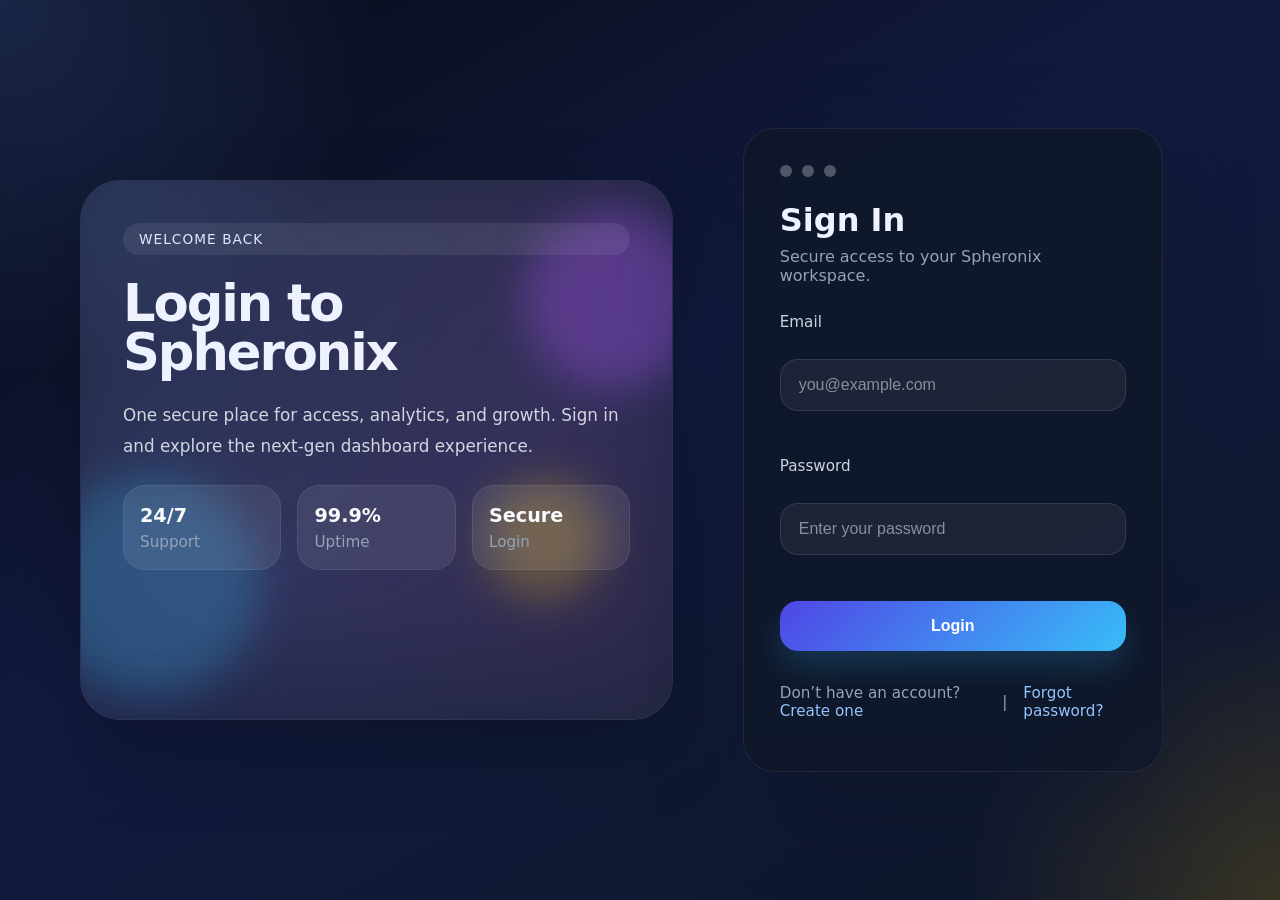
<file: index.html>
<!DOCTYPE html>
<html lang="en">
<head>
  <meta charset="UTF-8" />
  <meta name="viewport" content="width=device-width, initial-scale=1.0" />
  <title>Login Form</title>
  <link rel="stylesheet" href="style.css" />
</head>
<body>
  <div class="scene">
    <div class="hero-panel">
      <div class="hero-content">
        <span class="eyebrow">Welcome back</span>
        <h1>Login to Spheronix</h1>
        <p>One secure place for access, analytics, and growth. Sign in and explore the next-gen dashboard experience.</p>
        <div class="stats-grid">
          <div class="stat-card">
            <strong>24/7</strong>
            <span>Support</span>
          </div>
          <div class="stat-card">
            <strong>99.9%</strong>
            <span>Uptime</span>
          </div>
          <div class="stat-card">
            <strong>Secure</strong>
            <span>Login</span>
          </div>
        </div>
      </div>
      <div class="hero-shapes">
        <div class="shape shape-1"></div>
        <div class="shape shape-2"></div>
        <div class="shape shape-3"></div>
      </div>
    </div>

    <main class="login-page">
      <section class="login-card glass-card">
        <div class="top-bar">
          <span></span>
          <span></span>
          <span></span>
        </div>
        <div class="card-header">
          <h2>Sign In</h2>
          <p>Secure access to your Spheronix workspace.</p>
        </div>
        <form id="loginForm" class="login-form" novalidate>
          <label for="email">Email</label>
          <input type="email" id="email" name="email" placeholder="you@example.com" required />
          <span class="error" id="emailError"></span>

          <label for="password">Password</label>
          <input type="password" id="password" name="password" placeholder="Enter your password" required minlength="6" />
          <span class="error" id="passwordError"></span>

          <button type="submit" class="submit-button">Login</button>
        </form>
        <div class="extra-row">
          <p>Don’t have an account? <a href="#">Create one</a></p>
          <span class="separator" aria-hidden="true">|</span>
          <a href="#" class="forgot-link">Forgot password?</a>
        </div>
      </section>
    </main>
  </div>

  <script src="script.js"></script>
</body>
</html>
</file>
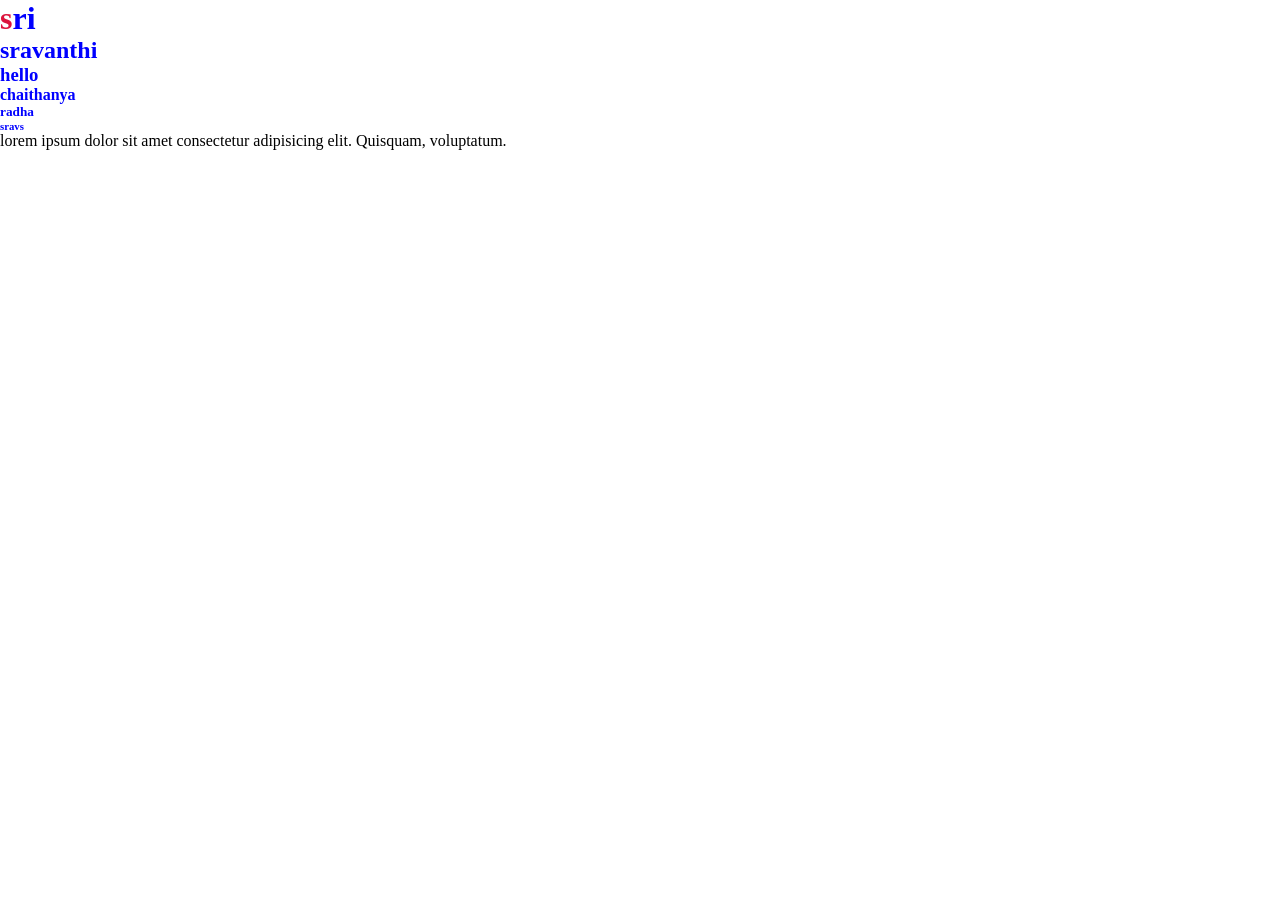
<file: selectors.html>
<!DOCTYPE html>
<html lang="en">
<head>
    <meta charset="UTF-8">
    <meta name="viewport" content="width=device-width, initial-scale=1.0">
    <title>Document</title>
    <style>
        *{
            margin: 0;
            padding: 0;
        }
        a:hover{
            color:brown;
        }
        h1::first-letter{
            color:crimson
        }
        h1,h2,h3,h4,h5,h6{
            color:blue;
        }
    </style>
</head>
<body>
    <h1>sri</h1>
    <h2>sravanthi</h2>
    <h3>hello</h3>
    <h4>chaithanya</h4>
    <h5>radha</h5>
    <h6>sravs</h6>
    <a href="click me"></a>
    <p>lorem ipsum dolor sit amet consectetur adipisicing elit. Quisquam, voluptatum.
    </p>

</body>
</html>
</file>
<file: style.css>
:root {
  color-scheme: dark;
  font-family: Inter, system-ui, -apple-system, BlinkMacSystemFont, 'Segoe UI', sans-serif;
  background: radial-gradient(circle at top left, rgba(88, 144, 255, 0.2), transparent 24%),
    radial-gradient(circle at bottom right, rgba(234, 179, 8, 0.18), transparent 20%),
    linear-gradient(150deg, #090b17 0%, #121a3f 45%, #0f172a 100%);
  color: #eef2ff;
}

* {
  box-sizing: border-box;
}

body {
  margin: 0;
  min-height: 100vh;
  display: grid;
  place-items: center;
  padding: 24px;
}

.scene {
  width: min(1120px, 100%);
  display: grid;
  grid-template-columns: 1.2fr 1fr;
  gap: 32px;
  align-items: center;
}

.hero-panel {
  position: relative;
  min-height: 540px;
  border-radius: 40px;
  padding: 42px;
  overflow: hidden;
  background: rgba(255, 255, 255, 0.06);
  border: 1px solid rgba(255, 255, 255, 0.06);
  box-shadow: 0 32px 80px rgba(0, 0, 0, 0.24);
}

.hero-panel::before {
  content: '';
  position: absolute;
  inset: -40px 0 40px -40px;
  background: linear-gradient(120deg, rgba(96, 165, 250, 0.18), rgba(236, 72, 153, 0.12));
  filter: blur(65px);
}

.hero-content {
  position: relative;
  z-index: 1;
  display: grid;
  gap: 24px;
}

.eyebrow {
  display: inline-flex;
  padding: 8px 16px;
  background: rgba(255, 255, 255, 0.08);
  border-radius: 999px;
  color: #dbeafe;
  font-size: 0.85rem;
  letter-spacing: 0.08em;
  text-transform: uppercase;
}

.hero-content h1 {
  margin: 0;
  font-size: clamp(2.6rem, 4vw, 4rem);
  line-height: 0.95;
  letter-spacing: -0.04em;
}

.hero-content p {
  margin: 0;
  max-width: 540px;
  color: rgba(241, 245, 249, 0.84);
  font-size: 1.05rem;
  line-height: 1.8;
}

.stats-grid {
  display: grid;
  grid-template-columns: repeat(3, minmax(0, 1fr));
  gap: 16px;
}

.stat-card {
  background: rgba(255, 255, 255, 0.08);
  border: 1px solid rgba(255, 255, 255, 0.08);
  border-radius: 22px;
  padding: 18px 16px;
  display: grid;
  gap: 6px;
}

.stat-card strong {
  font-size: 1.2rem;
  color: #f8fafc;
}

.stat-card span {
  color: #94a3b8;
  font-size: 0.95rem;
}

.hero-shapes {
  position: absolute;
  inset: 0;
  pointer-events: none;
}

.shape {
  position: absolute;
  border-radius: 50%;
  filter: blur(22px);
  opacity: 0.75;
}

.shape-1 {
  width: 180px;
  height: 180px;
  top: 28px;
  right: -32px;
  background: rgba(168, 85, 247, 0.45);
}

.shape-2 {
  width: 220px;
  height: 220px;
  bottom: 24px;
  left: -40px;
  background: rgba(56, 189, 248, 0.32);
}

.shape-3 {
  width: 120px;
  height: 120px;
  bottom: 120px;
  right: 68px;
  background: rgba(250, 204, 21, 0.35);
}

.login-page {
  min-height: 540px;
  display: grid;
  place-items: center;
}

.glass-card {
  width: 100%;
  max-width: 420px;
  padding: 36px;
  border-radius: 32px;
  background: rgba(15, 23, 42, 0.88);
  border: 1px solid rgba(255, 255, 255, 0.08);
  box-shadow: 0 32px 80px rgba(15, 23, 42, 0.5);
  backdrop-filter: blur(18px);
}

.top-bar {
  display: flex;
  gap: 10px;
  margin-bottom: 24px;
}

.top-bar span {
  width: 12px;
  height: 12px;
  border-radius: 50%;
  background: rgba(255, 255, 255, 0.28);
}

.card-header h2 {
  margin: 0;
  font-size: 2rem;
  color: #eef2ff;
}

.card-header p {
  margin: 8px 0 0;
  color: #94a3b8;
}

.login-form {
  display: grid;
  gap: 20px;
  margin-top: 28px;
}

label {
  display: block;
  color: #cbd5e1;
  font-size: 0.95rem;
  margin-bottom: 8px;
}

input {
  width: 100%;
  padding: 16px 18px;
  border-radius: 18px;
  border: 1px solid rgba(148, 163, 184, 0.18);
  background: rgba(255, 255, 255, 0.06);
  color: #eef2ff;
  font-size: 1rem;
  outline: none;
  transition: border-color 0.25s ease, box-shadow 0.25s ease, transform 0.2s ease;
}

input::placeholder {
  color: rgba(226, 232, 240, 0.55);
}

input:focus {
  border-color: rgba(37, 99, 235, 0.7);
  box-shadow: 0 0 0 8px rgba(59, 130, 246, 0.14);
  transform: translateY(-1px);
}

.error {
  min-height: 18px;
  color: #fb7185;
  font-size: 0.88rem;
  margin-top: -12px;
}

.submit-button {
  width: 100%;
  padding: 16px 18px;
  border: none;
  border-radius: 18px;
  background: linear-gradient(135deg, #4f46e5, #38bdf8);
  color: #ffffff;
  font-size: 1rem;
  font-weight: 700;
  cursor: pointer;
  transition: transform 0.2s ease, box-shadow 0.2s ease;
  box-shadow: 0 16px 30px rgba(56, 189, 248, 0.18);
}

.submit-button:hover {
  transform: translateY(-2px);
  box-shadow: 0 18px 34px rgba(56, 189, 248, 0.26);
}

.extra-row {
  display: flex;
  justify-content: space-between;
  align-items: center;
  gap: 16px;
  margin-top: 18px;
  color: #94a3b8;
  font-size: 0.95rem;
}

.extra-row a {
  color: #93c5fd;
  text-decoration: none;
}

.extra-row a:hover {
  text-decoration: underline;
}

@media (max-width: 980px) {
  .scene {
    grid-template-columns: 1fr;
  }

  .hero-panel {
    min-height: auto;
    padding: 28px;
  }
}

@media (max-width: 620px) {
  .scene {
    gap: 20px;
  }

  .glass-card {
    padding: 28px;
  }

  .hero-content h1 {
    font-size: 2.4rem;
  }

  .stats-grid {
    grid-template-columns: 1fr;
  }
}
</file>
